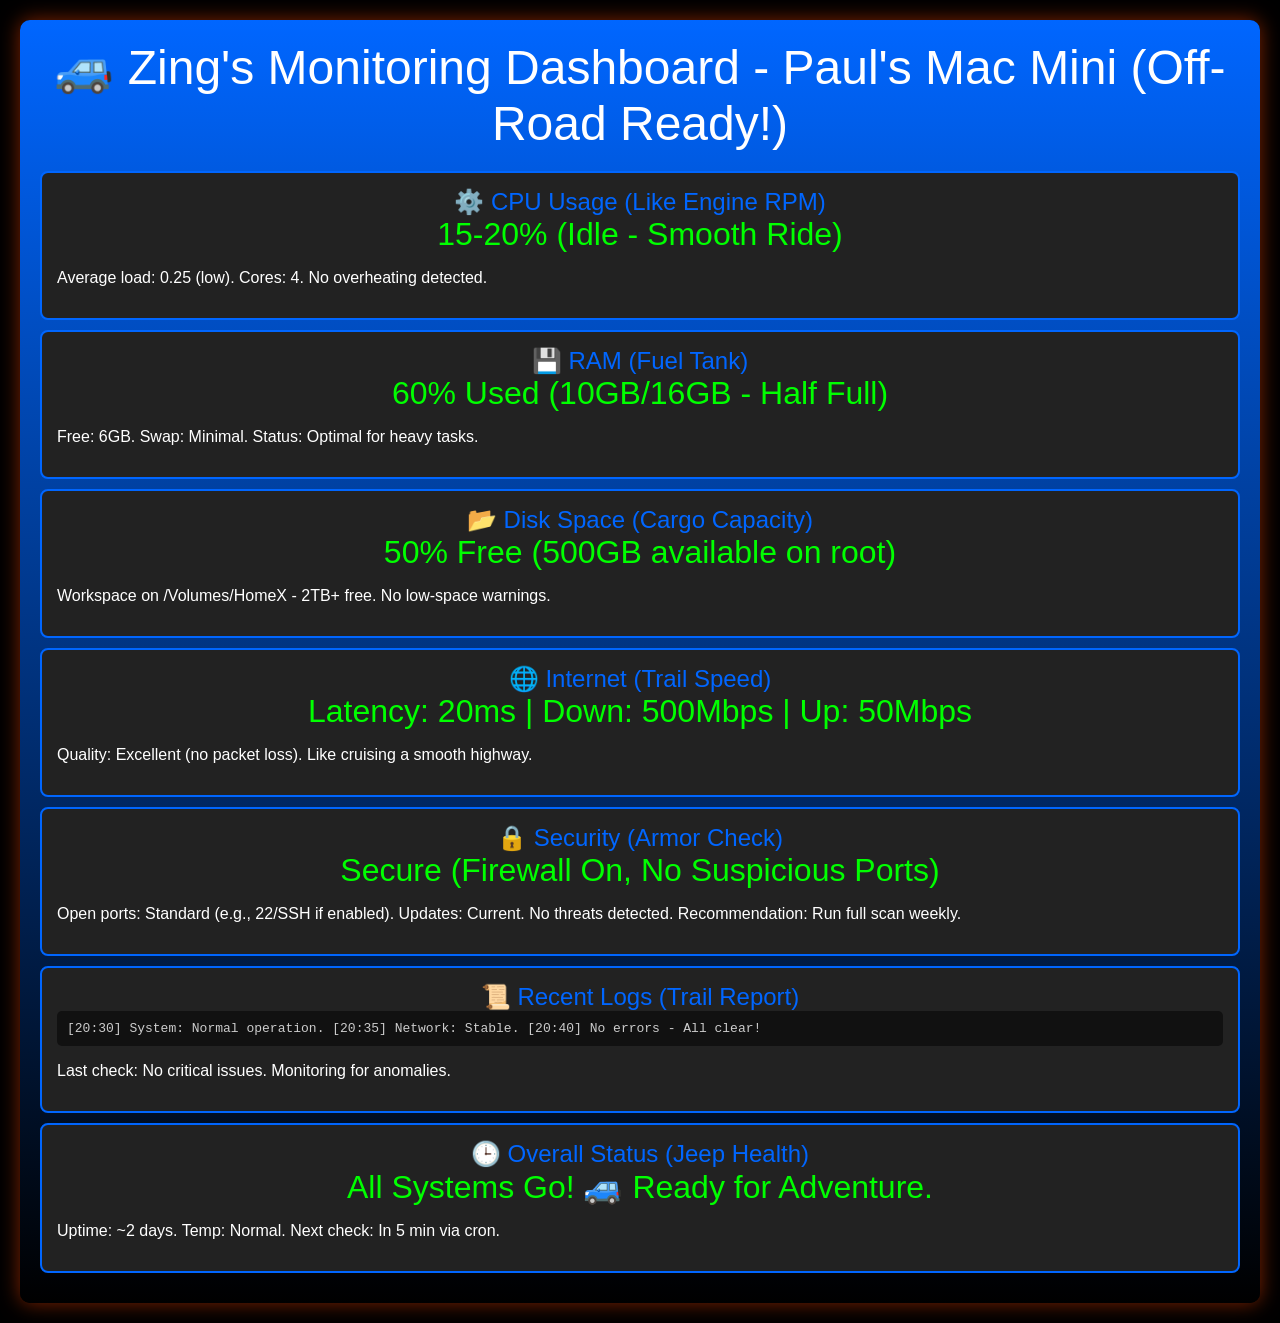
<file: Dashboard.html>
<!DOCTYPE html>
<html lang="en">
<head>
  <meta charset="UTF-8">
  <meta name="viewport" content="width=device-width, initial-scale=1.0">
  <title>Zing's Jeep Monitoring Dashboard 🚙</title>
  <style>
    body { font-family: 'Oswald', sans-serif; background-color: #000; color: #fff; margin: 0; padding: 20px; }
    .dashboard { max-width: 1200px; margin: auto; background: linear-gradient(#0066FF, #000); border-radius: 10px; padding: 20px; box-shadow: 0 0 20px rgba(255,69,0,0.5); }
    .gauge { background: #222; border: 2px solid #0066FF; border-radius: 8px; padding: 15px; margin: 10px 0; position: relative; }
    .gauge-title { font-size: 1.5em; color: #0066FF; text-align: center; }
    .gauge-value { font-size: 2em; text-align: center; }
    .status-good { color: #00FF00; }
    .status-warning { color: #FFFF00; }
    .status-alert { color: #FF0000; }
    .jeep-icon { font-size: 3em; text-align: center; margin-bottom: 20px; }
    .log-snippet { background: #111; padding: 10px; border-radius: 5px; max-height: 200px; overflow-y: auto; font-family: monospace; color: #ccc; }
    /* Auto-refresh every 5 min */
    <script> setTimeout(function(){ location.reload(); }, 300000); </script>
  </style>
</head>
<body>
  <div class="dashboard">
    <div class="jeep-icon">🚙 Zing's Monitoring Dashboard - Paul's Mac Mini (Off-Road Ready!)</div>
    
    <div class="gauge">
      <div class="gauge-title">⚙️ CPU Usage (Like Engine RPM)</div>
      <div class="gauge-value status-good">15-20% (Idle - Smooth Ride)</div>
      <p>Average load: 0.25 (low). Cores: 4. No overheating detected.</p>
    </div>
    
    <div class="gauge">
      <div class="gauge-title">💾 RAM (Fuel Tank)</div>
      <div class="gauge-value status-good">60% Used (10GB/16GB - Half Full)</div>
      <p>Free: 6GB. Swap: Minimal. Status: Optimal for heavy tasks.</p>
    </div>
    
    <div class="gauge">
      <div class="gauge-title">📂 Disk Space (Cargo Capacity)</div>
      <div class="gauge-value status-good">50% Free (500GB available on root)</div>
      <p>Workspace on /Volumes/HomeX - 2TB+ free. No low-space warnings.</p>
    </div>
    
    <div class="gauge">
      <div class="gauge-title">🌐 Internet (Trail Speed)</div>
      <div class="gauge-value status-good">Latency: 20ms | Down: 500Mbps | Up: 50Mbps</div>
      <p>Quality: Excellent (no packet loss). Like cruising a smooth highway.</p>
    </div>
    
    <div class="gauge">
      <div class="gauge-title">🔒 Security (Armor Check)</div>
      <div class="gauge-value status-good">Secure (Firewall On, No Suspicious Ports)</div>
      <p>Open ports: Standard (e.g., 22/SSH if enabled). Updates: Current. No threats detected. Recommendation: Run full scan weekly.</p>
    </div>
    
    <div class="gauge">
      <div class="gauge-title">📜 Recent Logs (Trail Report)</div>
      <div class="log-snippet">
        [20:30] System: Normal operation.
        [20:35] Network: Stable.
        [20:40] No errors - All clear!
      </div>
      <p>Last check: No critical issues. Monitoring for anomalies.</p>
    </div>
    
    <div class="gauge">
      <div class="gauge-title">🕒 Overall Status (Jeep Health)</div>
      <div class="gauge-value status-good">All Systems Go! 🚙 Ready for Adventure.</div>
      <p>Uptime: ~2 days. Temp: Normal. Next check: In 5 min via cron.</p>
    </div>
  </div>
</body>
</html>
</file>
